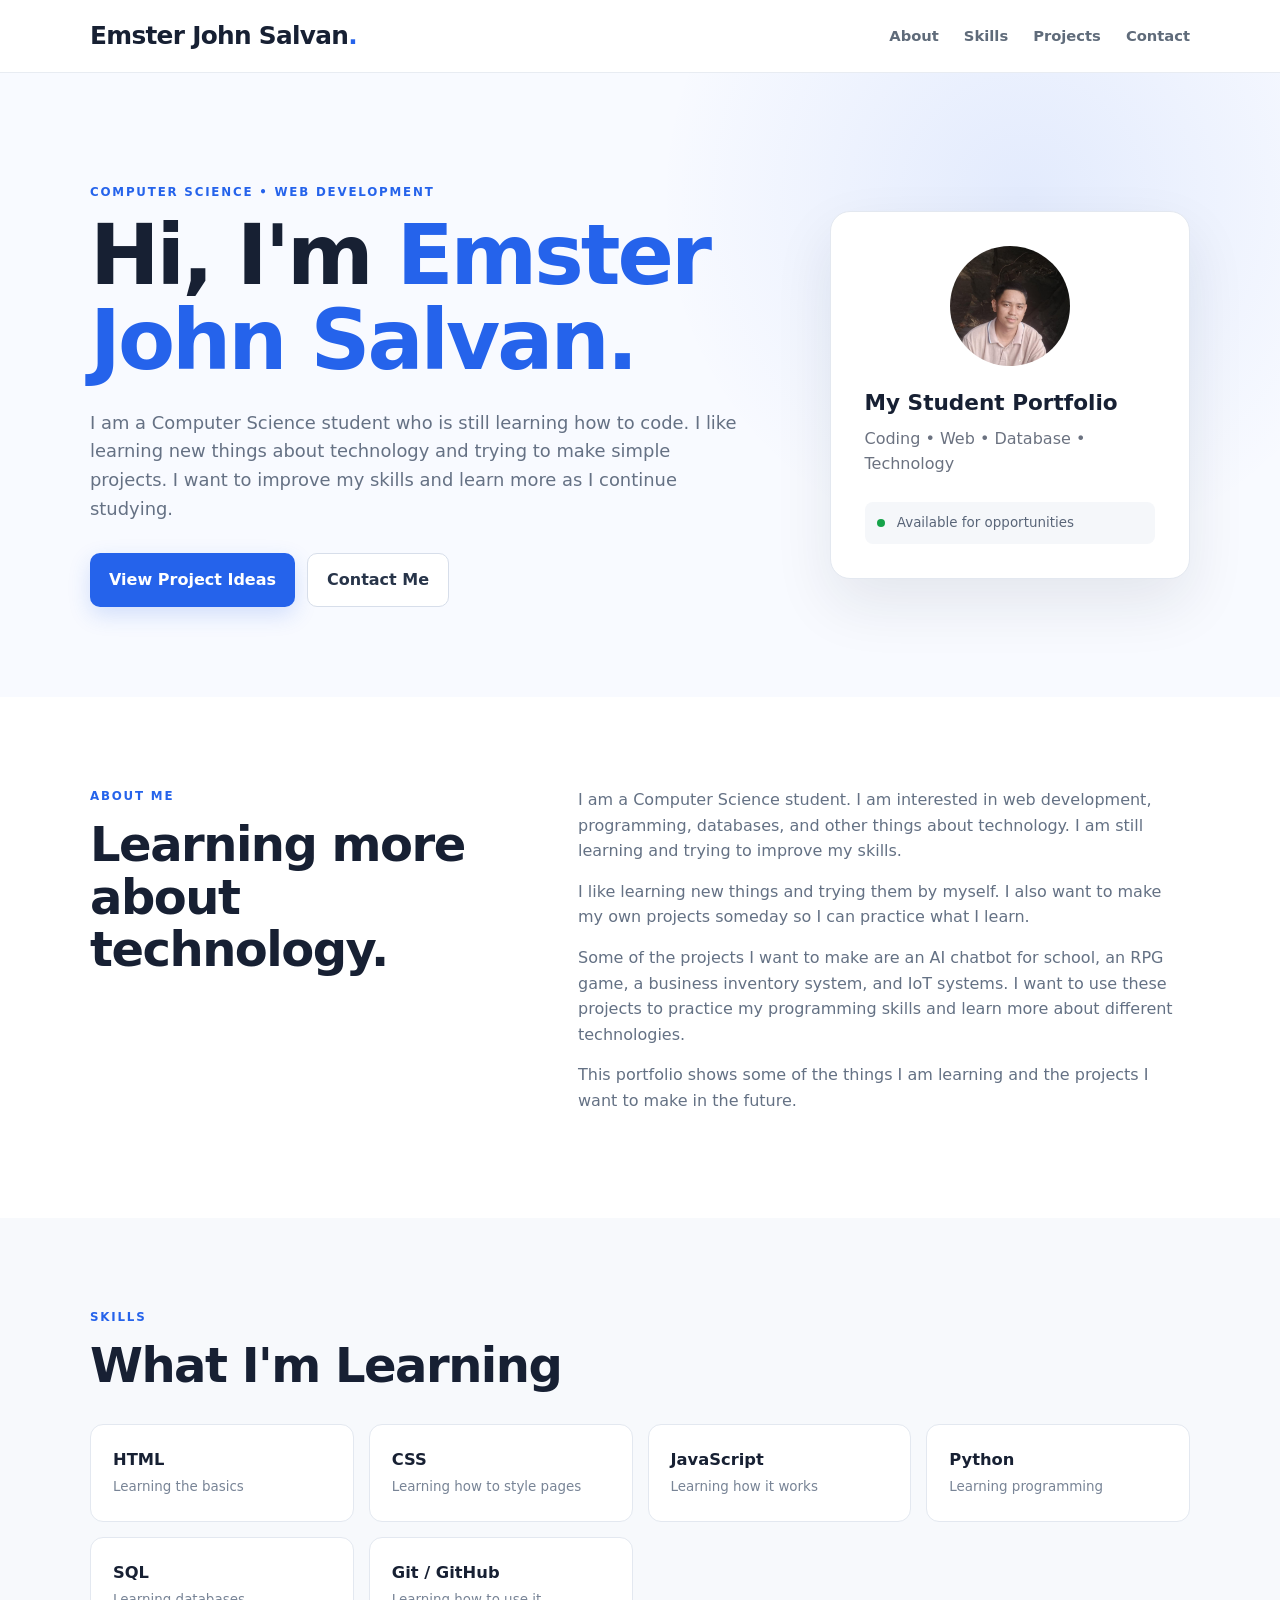
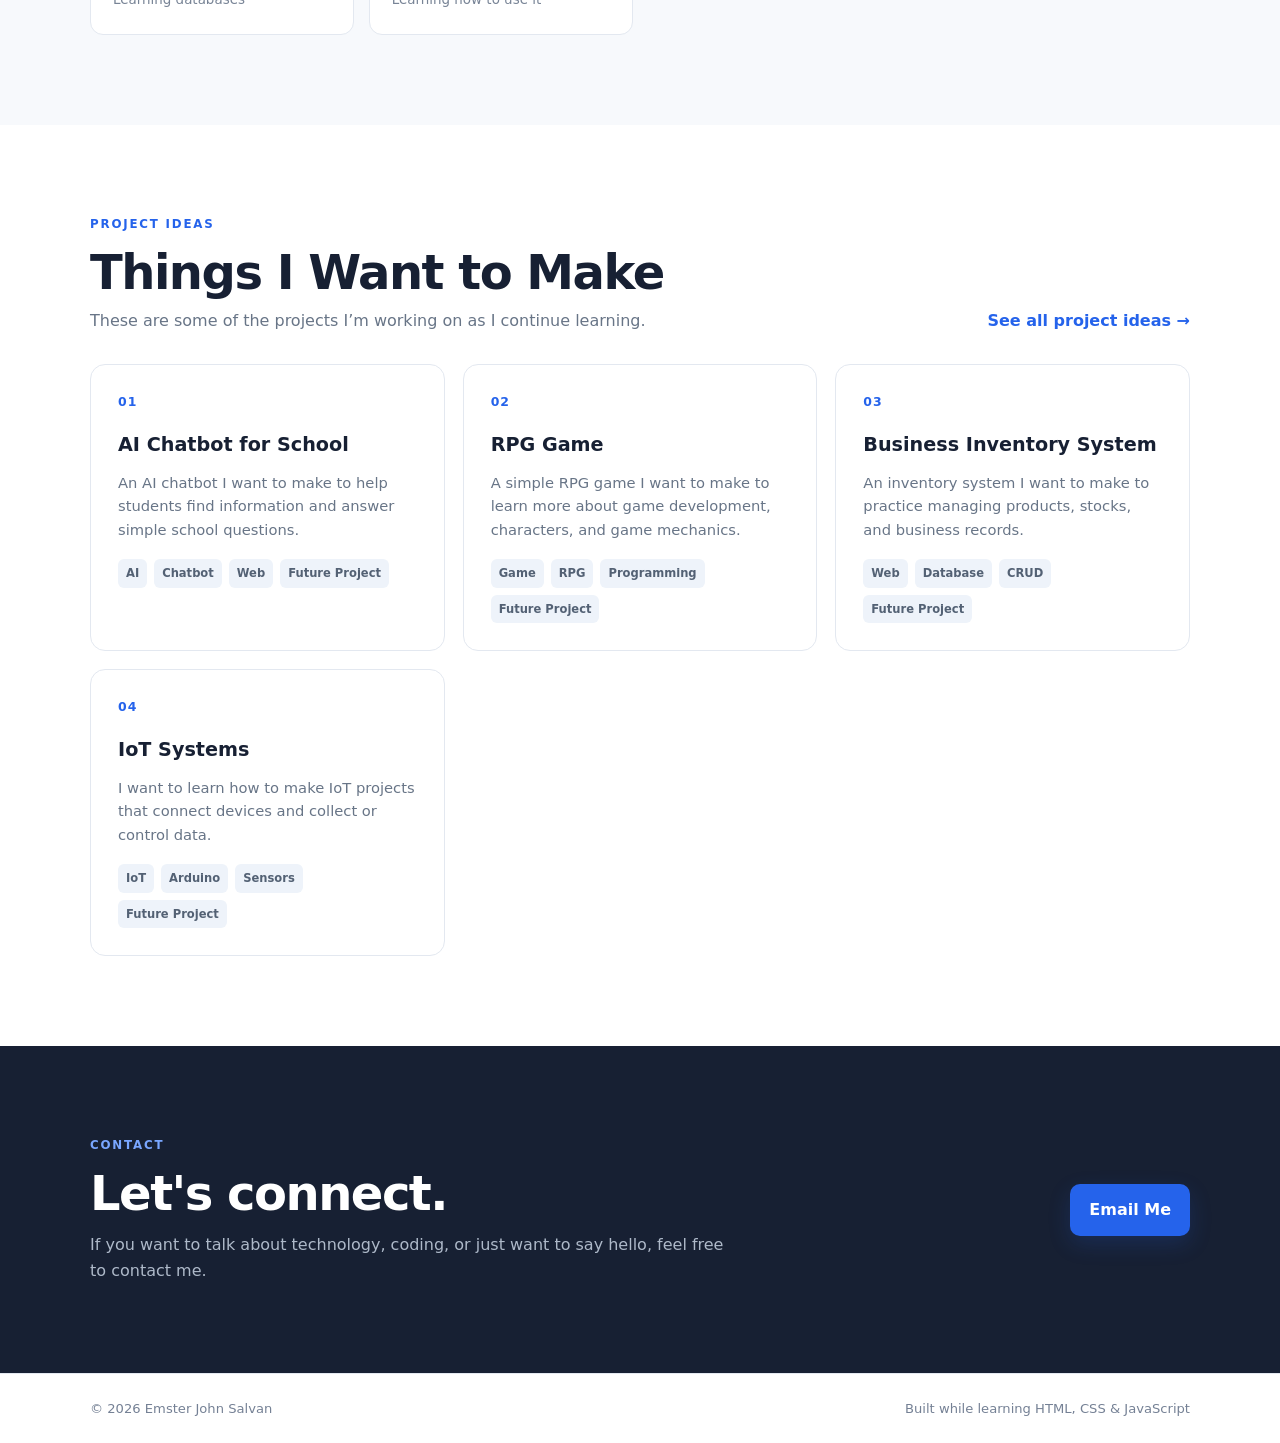
<file: ACTIVITY 2/index.html>
<!DOCTYPE html>

<html lang="en">

<head>

  <meta charset="UTF-8">
  <meta name="viewport" content="width=device-width, initial-scale=1.0">

  <meta
    name="description"
    content="Emster John Salvan — Computer Science student and technology learner."
  >

  <meta name="author" content="Emster John Salvan">

  <title>Emster John Salvan | Student Portfolio</title>

  <link rel="stylesheet" href="style.css">

</head>

<body>

  <!-- ================= HEADER ================= -->

  <header class="site-header">

    <nav class="nav container">

      <a
        class="brand"
        href="index.html"
        aria-label="Emster John Salvan home"
      >
        Emster John Salvan<span>.</span>
      </a>

      <!-- Desktop Navigation -->

      <div class="nav-links" id="navLinks">

        <a href="#about">
          About
        </a>

        <a href="#skills">
          Skills
        </a>

        <a href="#projects">
          Projects
        </a>

        <a href="#contact">
          Contact
        </a>

      </div>

      <!-- Mobile Menu Button -->

      <button
        class="menu-toggle"
        type="button"
        aria-label="Open navigation menu"
        aria-expanded="false"
        aria-controls="navLinks"
      >
        ☰
      </button>

    </nav>

  </header>


  <main>

    <!-- ================= HERO ================= -->

    <section class="hero">

      <div class="container hero-grid">

        <div class="hero-content">

          <p class="eyebrow">
            COMPUTER SCIENCE • WEB DEVELOPMENT
          </p>

          <h1>
            Hi, I'm <span>Emster John Salvan.</span>
          </h1>

          <p class="hero-text">
            I am a Computer Science student who is still learning
            how to code. I like learning new things about technology
            and trying to make simple projects. I want to improve my
            skills and learn more as I continue studying.
          </p>

          <div class="hero-actions">

            <a class="btn primary" href="#projects">
              View Project Ideas
            </a>

            <a class="btn outline" href="#contact">
              Contact Me
            </a>

          </div>

        </div>


        <div class="hero-card">

          <div class="avatar">

            <img
              src="profile.jpg"
              alt="Emster John Salvan"
            >

          </div>

          <h2>
            My Student Portfolio
          </h2>

          <p>
            Coding • Web • Database • Technology
          </p>

          <div class="status">

            <span></span>

            Available for opportunities 

          </div>

        </div>

      </div>

    </section>


    <!-- ================= ABOUT ================= -->

    <section id="about" class="section">

      <div class="container two-col">

        <div>

          <p class="eyebrow">
            ABOUT ME
          </p>

          <h2>
            Learning more about technology.
          </h2>

        </div>


        <div class="about-text">

          <p>
            I am a Computer Science student. I am interested in
            web development, programming, databases, and other
            things about technology. I am still learning and
            trying to improve my skills.
          </p>

          <p>
            I like learning new things and trying them by myself.
            I also want to make my own projects someday so I can
            practice what I learn.
          </p>

          <p>
            Some of the projects I want to make are an AI chatbot
            for school, an RPG game, a business inventory system,
            and IoT systems. I want to use these projects to
            practice my programming skills and learn more about
            different technologies.
          </p>

          <p>
            This portfolio shows some of the things I am learning
            and the projects I want to make in the future.
          </p>

        </div>

      </div>

    </section>


    <!-- ================= SKILLS ================= -->

    <section id="skills" class="section section-muted">

      <div class="container">

        <p class="eyebrow">
          SKILLS
        </p>

        <h2>
          What I'm Learning
        </h2>


        <div class="skill-grid">


          <div class="skill-card">

            <strong>HTML</strong>

            <span>
              Learning the basics
            </span>

          </div>


          <div class="skill-card">

            <strong>CSS</strong>

            <span>
              Learning how to style pages
            </span>

          </div>


          <div class="skill-card">

            <strong>JavaScript</strong>

            <span>
              Learning how it works
            </span>

          </div>


          <div class="skill-card">

            <strong>Python</strong>

            <span>
              Learning programming
            </span>

          </div>


          <div class="skill-card">

            <strong>SQL</strong>

            <span>
              Learning databases
            </span>

          </div>


          <div class="skill-card">

            <strong>Git / GitHub</strong>

            <span>
              Learning how to use it
            </span>

          </div>


        </div>

      </div>

    </section>


    <!-- ================= PROJECTS ================= -->

    <section id="projects" class="section">

      <div class="container">

        <div class="section-head">

          <div>

            <p class="eyebrow">
              PROJECT IDEAS
            </p>

            <h2>
              Things I Want to Make
            </h2>

            <p class="section-intro">
              These are some of the projects I’m working on as I continue learning.
            </p>

          </div>


          <a class="text-link" href="project.html">
            See all project ideas →
          </a>

        </div>


        <div class="project-grid">


          <!-- Project 01 -->

          <article class="project-card">

            <div class="project-number">
              01
            </div>

            <h3>
              AI Chatbot for School
            </h3>

            <p>
              An AI chatbot I want to make to help students
              find information and answer simple school questions.
            </p>

            <div class="tags">

              <span>AI</span>
              <span>Chatbot</span>
              <span>Web</span>
              <span>Future Project</span>

            </div>

          </article>


          <!-- Project 02 -->

          <article class="project-card">

            <div class="project-number">
              02
            </div>

            <h3>
              RPG Game
            </h3>

            <p>
              A simple RPG game I want to make to learn more
              about game development, characters, and game mechanics.
            </p>

            <div class="tags">

              <span>Game</span>
              <span>RPG</span>
              <span>Programming</span>
              <span>Future Project</span>

            </div>

          </article>


          <!-- Project 03 -->

          <article class="project-card">

            <div class="project-number">
              03
            </div>

            <h3>
              Business Inventory System
            </h3>

            <p>
              An inventory system I want to make to practice
              managing products, stocks, and business records.
            </p>

            <div class="tags">

              <span>Web</span>
              <span>Database</span>
              <span>CRUD</span>
              <span>Future Project</span>

            </div>

          </article>


          <!-- Project 04 -->

          <article class="project-card">

            <div class="project-number">
              04
            </div>

            <h3>
              IoT Systems
            </h3>

            <p>
              I want to learn how to make IoT projects that
              connect devices and collect or control data.
            </p>

            <div class="tags">

              <span>IoT</span>
              <span>Arduino</span>
              <span>Sensors</span>
              <span>Future Project</span>

            </div>

          </article>


        </div>

      </div>

    </section>


    <!-- ================= CONTACT ================= -->

    <section id="contact" class="section contact-section">

      <div class="container contact-card">

        <div>

          <p class="eyebrow">
            CONTACT
          </p>

          <h2>
            Let's connect.
          </h2>

          <p>
            If you want to talk about technology, coding,
            or just want to say hello, feel free to contact me.
          </p>

        </div>


        <a
          class="btn primary"
          href="mailto:emsterjohn.salvan@antiquespride.edu.ph"
        >
          Email Me
        </a>

      </div>

    </section>

  </main>


  <!-- ================= FOOTER ================= -->

  <footer class="footer">

    <div class="container footer-inner">

      <span>
        © <span id="year"></span> Emster John Salvan
      </span>

      <span>
        Built while learning HTML, CSS & JavaScript
      </span>

    </div>

  </footer>


  <script src="script.js"></script>

</body>

</html>
</file>
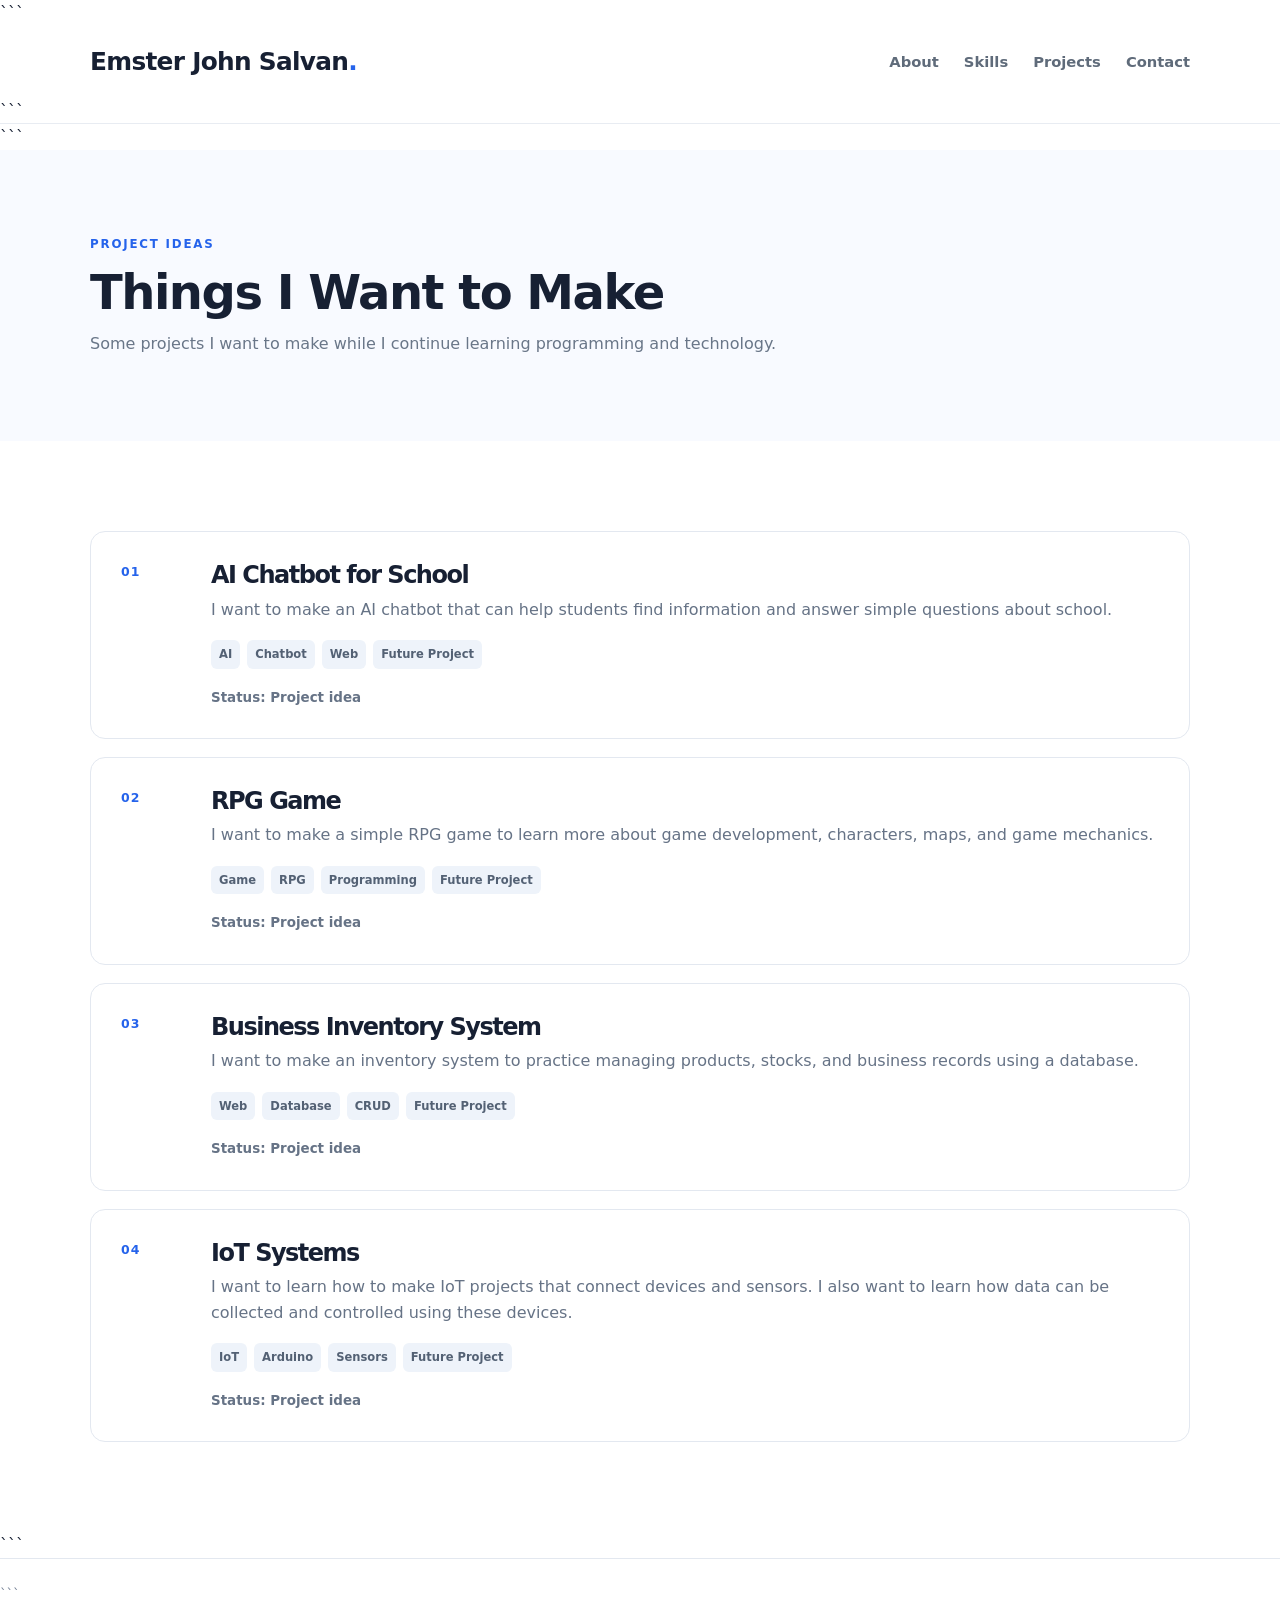
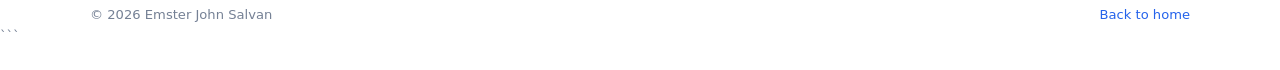
<file: ACTIVITY 2/project.html>
<!DOCTYPE html>

<html lang="en">

<head>

  <meta charset="UTF-8">
  <meta name="viewport" content="width=device-width, initial-scale=1.0">

<meta
name="description"
content="Project ideas and future projects by Emster John Salvan, Computer Science student."

>

  <meta name="author" content="Emster John Salvan">

  <title>Project Ideas | Emster John Salvan</title>

  <link rel="stylesheet" href="style.css">

</head>

<body>

  <!-- ================= HEADER ================= -->

  <header class="site-header">

```
<nav class="nav container">

  <a
    class="brand"
    href="index.html"
    aria-label="Emster John Salvan home"
  >
    Emster John Salvan<span>.</span>
  </a>

  <!-- Desktop Navigation -->

  <div class="nav-links" id="navLinks">

    <a href="index.html#about">
      About
    </a>

    <a href="index.html#skills">
      Skills
    </a>

    <a href="index.html#projects">
      Projects
    </a>

    <a href="index.html#contact">
      Contact
    </a>

  </div>

  <!-- Mobile Menu Button -->

  <button
    class="menu-toggle"
    type="button"
    aria-label="Open navigation menu"
    aria-expanded="false"
    aria-controls="navLinks"
  >
    ☰
  </button>

</nav>
```

  </header>

  <main>

```
<!-- ================= PAGE HERO ================= -->

<section class="page-hero">

  <div class="container">

    <p class="eyebrow">
      PROJECT IDEAS
    </p>

    <h1>
      Things I Want to Make
    </h1>

    <p>
      Some projects I want to make while I continue learning
      programming and technology.
    </p>

  </div>

</section>


<!-- ================= PROJECT LIST ================= -->

<section class="section">

  <div class="container project-list">


    <!-- Project 01 -->

    <article class="project-detail">

      <div class="project-number">
        01
      </div>

      <div>

        <h2>
          AI Chatbot for School
        </h2>

        <p>
          I want to make an AI chatbot that can help students
          find information and answer simple questions about
          school.
        </p>

        <div class="tags">

          <span>AI</span>
          <span>Chatbot</span>
          <span>Web</span>
          <span>Future Project</span>

        </div>

        <p class="project-status">
          Status: Project idea
        </p>

      </div>

    </article>


    <!-- Project 02 -->

    <article class="project-detail">

      <div class="project-number">
        02
      </div>

      <div>

        <h2>
          RPG Game
        </h2>

        <p>
          I want to make a simple RPG game to learn more about
          game development, characters, maps, and game mechanics.
        </p>

        <div class="tags">

          <span>Game</span>
          <span>RPG</span>
          <span>Programming</span>
          <span>Future Project</span>

        </div>

        <p class="project-status">
          Status: Project idea
        </p>

      </div>

    </article>


    <!-- Project 03 -->

    <article class="project-detail">

      <div class="project-number">
        03
      </div>

      <div>

        <h2>
          Business Inventory System
        </h2>

        <p>
          I want to make an inventory system to practice
          managing products, stocks, and business records
          using a database.
        </p>

        <div class="tags">

          <span>Web</span>
          <span>Database</span>
          <span>CRUD</span>
          <span>Future Project</span>

        </div>

        <p class="project-status">
          Status: Project idea
        </p>

      </div>

    </article>


    <!-- Project 04 -->

    <article class="project-detail">

      <div class="project-number">
        04
      </div>

      <div>

        <h2>
          IoT Systems
        </h2>

        <p>
          I want to learn how to make IoT projects that connect
          devices and sensors. I also want to learn how data
          can be collected and controlled using these devices.
        </p>

        <div class="tags">

          <span>IoT</span>
          <span>Arduino</span>
          <span>Sensors</span>
          <span>Future Project</span>

        </div>

        <p class="project-status">
          Status: Project idea
        </p>

      </div>

    </article>


  </div>

</section>
```

  </main>

  <!-- ================= FOOTER ================= -->

  <footer class="footer">

```
<div class="container footer-inner">

  <span>
    © <span id="year"></span> Emster John Salvan
  </span>

  <a href="index.html">
    Back to home
  </a>

</div>
```

  </footer>

  <script src="script.js"></script>

</body>

</html>
</file>
<file: ACTIVITY 2/style.css>
/* =========================================================
RESET
========================================================= */

* {
  margin: 0;
  padding: 0;
  box-sizing: border-box;
}

/* =========================================================
BASE
========================================================= */

html {
  scroll-behavior: smooth;
  scroll-padding-top: 90px;
}

body {
  font-family:
    Inter,
    ui-sans-serif,
    system-ui,
    -apple-system,
    BlinkMacSystemFont,
    "Segoe UI",
    sans-serif;

  color: #172033;
  background: #ffffff;
  line-height: 1.6;
}

a {
  color: inherit;
}

button,
input,
textarea {
  font: inherit;
}

button {
  cursor: pointer;
}

.container {
  width: min(1100px, 92%);
  margin: 0 auto;
}

/* =========================================================
HEADER / NAVIGATION
========================================================= */

.site-header {
  background: rgba(255, 255, 255, 0.94);
  backdrop-filter: blur(12px);
  border-bottom: 1px solid #e8ecf2;
  position: sticky;
  top: 0;
  z-index: 100;
}

.nav {
  min-height: 72px;
  display: flex;
  align-items: center;
  justify-content: space-between;
  gap: 20px;
  position: relative;
}

.brand {
  text-decoration: none;
  font-size: 1.55rem;
  font-weight: 800;
  letter-spacing: -0.7px;
  white-space: nowrap;
}

.brand span {
  color: #2563eb;
}

/* Desktop navigation */

.nav-links {
  display: flex;
  align-items: center;
  gap: 25px;
}

.nav-links a {
  text-decoration: none;
  color: #5f6b7a;
  font-size: 0.92rem;
  font-weight: 600;
  transition: color 0.2s ease;
}

.nav-links a:hover {
  color: #2563eb;
}

/* Mobile menu button */

.menu-toggle {
  display: none;
  border: 0;
  background: transparent;
  color: #172033;
  font-size: 1.6rem;
  line-height: 1;
  padding: 8px;
  border-radius: 8px;
}

.menu-toggle:hover {
  background: #f1f5f9;
}

/* =========================================================
HERO
========================================================= */

.hero {
  padding: 110px 0 90px;
  background:
    radial-gradient(
      circle at 80% 20%,
      rgba(37, 99, 235, 0.10),
      transparent 32%
    ),
    #f8faff;
}

.hero-grid {
  display: grid;
  grid-template-columns: 1.3fr 0.7fr;
  gap: 70px;
  align-items: center;
}

.eyebrow {
  color: #2563eb;
  font-size: 0.74rem;
  font-weight: 800;
  letter-spacing: 1.8px;
  margin-bottom: 12px;
}

.hero h1 {
  font-size: clamp(2.8rem, 7vw, 5.2rem);
  line-height: 1.02;
  letter-spacing: -3px;
  max-width: 800px;
}

.hero h1 span {
  color: #2563eb;
}

.hero-text {
  max-width: 650px;
  color: #657184;
  font-size: 1.12rem;
  margin: 25px 0 30px;
}

/* =========================================================
BUTTONS
========================================================= */

.hero-actions {
  display: flex;
  gap: 12px;
  flex-wrap: wrap;
}

.btn {
  display: inline-flex;
  justify-content: center;
  align-items: center;
  text-decoration: none;
  border: 0;
  border-radius: 10px;
  padding: 13px 19px;
  font-weight: 750;
  cursor: pointer;
  transition:
    transform 0.2s ease,
    background 0.2s ease,
    box-shadow 0.2s ease;
}

.btn:hover {
  transform: translateY(-2px);
}

.primary {
  background: #2563eb;
  color: #ffffff;
  box-shadow:
    0 8px 22px
    rgba(37, 99, 235, 0.18);
}

.primary:hover {
  background: #1d4ed8;
}

.outline {
  border: 1px solid #d7deea;
  background: #ffffff;
  color: #273449;
}

.outline:hover {
  background: #f8fafc;
}

/* =========================================================
HERO CARD
========================================================= */

.hero-card {
  background: #ffffff;
  border: 1px solid #e3e8f0;
  border-radius: 20px;
  padding: 34px;
  box-shadow:
    0 25px 60px
    rgba(20, 32, 55, 0.09);
}

.avatar {
  width: 120px;
  height: 120px;
  border-radius: 50%;
  overflow: hidden;
  margin: 0 auto 20px;
}

.avatar img {
  width: 100%;
  height: 100%;
  object-fit: cover;
  display: block;
}

.hero-card h2 {
  font-size: 1.35rem;
  margin-bottom: 5px;
}

.hero-card p {
  color: #6b7280;
}

.status {
  margin-top: 25px;
  padding: 10px 12px;
  border-radius: 8px;
  background: #f5f7fa;
  color: #596578;
  font-size: 0.84rem;
}

.status span {
  display: inline-block;
  width: 8px;
  height: 8px;
  border-radius: 50%;
  background: #16a34a;
  margin-right: 8px;
}

/* =========================================================
SECTIONS
========================================================= */

.section {
  padding: 90px 0;
}

.section-muted {
  background: #f7f9fc;
}

.section h2,
.page-hero h1 {
  font-size: clamp(2rem, 4vw, 3rem);
  line-height: 1.1;
  letter-spacing: -1.5px;
}

/* Project section introduction */

.section-intro {
  color: #687587;
  margin-top: 10px;
  max-width: 650px;
}

/* =========================================================
ABOUT
========================================================= */

.two-col {
  display: grid;
  grid-template-columns: 0.8fr 1.2fr;
  gap: 80px;
}

.about-text p {
  color: #647184;
  margin-bottom: 15px;
}

/* =========================================================
SKILLS
========================================================= */

.skill-grid {
  display: grid;
  grid-template-columns: repeat(4, 1fr);
  gap: 15px;
  margin-top: 32px;
}

.skill-card {
  padding: 22px;
  background: #ffffff;
  border: 1px solid #e3e8f0;
  border-radius: 13px;
  transition:
    transform 0.2s ease,
    box-shadow 0.2s ease;
}

.skill-card:hover {
  transform: translateY(-3px);
  box-shadow:
    0 12px 25px
    rgba(20, 32, 55, 0.07);
}

.skill-card strong {
  display: block;
  font-size: 1.02rem;
}

.skill-card span {
  color: #788496;
  font-size: 0.84rem;
}

/* =========================================================
PROJECTS
========================================================= */

.section-head {
  display: flex;
  justify-content: space-between;
  align-items: end;
  gap: 25px;
  margin-bottom: 30px;
}

.text-link {
  color: #2563eb;
  text-decoration: none;
  font-weight: 700;
  white-space: nowrap;
}

.text-link:hover {
  text-decoration: underline;
}

.project-grid {
  display: grid;
  grid-template-columns: repeat(3, 1fr);
  gap: 18px;
}

.project-card {
  border: 1px solid #e3e8f0;
  border-radius: 15px;
  padding: 27px;
  background: #ffffff;
  transition:
    transform 0.2s ease,
    box-shadow 0.2s ease;
}

.project-card:hover {
  transform: translateY(-4px);
  box-shadow:
    0 18px 35px
    rgba(20, 32, 55, 0.08);
}

.project-number {
  color: #2563eb;
  font-weight: 800;
  font-size: 0.78rem;
  letter-spacing: 1px;
  margin-bottom: 18px;
}

.project-card h3 {
  font-size: 1.2rem;
  margin-bottom: 10px;
}

.project-card p {
  color: #687587;
  font-size: 0.92rem;
}

/* =========================================================
TAGS
========================================================= */

.tags {
  display: flex;
  flex-wrap: wrap;
  gap: 7px;
  margin-top: 18px;
}

.tags span {
  font-size: 0.72rem;
  padding: 5px 8px;
  background: #eef3fa;
  border-radius: 6px;
  color: #536174;
  font-weight: 700;
}

/* =========================================================
CONTACT
========================================================= */

.contact-section {
  background: #172033;
  color: #ffffff;
}

.contact-card {
  display: flex;
  justify-content: space-between;
  align-items: center;
  gap: 30px;
}

.contact-card p:not(.eyebrow) {
  color: #aeb9c9;
  margin-top: 12px;
  max-width: 650px;
}

.contact-section .eyebrow {
  color: #79a6ff;
}

/* =========================================================
FOOTER
========================================================= */

.footer {
  border-top: 1px solid #e3e8f0;
  padding: 24px 0;
  color: #758195;
  font-size: 0.82rem;
}

.footer-inner {
  display: flex;
  justify-content: space-between;
  gap: 20px;
}

.footer a {
  color: #2563eb;
  text-decoration: none;
}

.footer a:hover {
  text-decoration: underline;
}

/* =========================================================
PROJECTS PAGE
========================================================= */

.page-hero {
  padding: 85px 0;
  background: #f8faff;
}

.page-hero p:last-child {
  color: #697688;
  margin-top: 12px;
}

.project-list {
  display: grid;
  gap: 18px;
}

.project-detail {
  display: grid;
  grid-template-columns: 70px 1fr;
  gap: 20px;
  padding: 30px;
  border: 1px solid #e3e8f0;
  border-radius: 15px;
  background: #ffffff;
}

.project-detail h2 {
  font-size: 1.5rem;
  margin-bottom: 8px;
}

.project-detail p {
  color: #667386;
}

.project-status {
  font-size: 0.84rem;
  margin-top: 18px;
  font-weight: 700;
}

/* =========================================================
FOCUS ACCESSIBILITY
========================================================= */

button:focus-visible,
a:focus-visible {
  outline: 3px solid rgba(37, 99, 235, 0.25);
  outline-offset: 3px;
}

/* =========================================================
TABLET
========================================================= */

@media (max-width: 900px) {

  .hero-grid {
    grid-template-columns: 1fr;
    gap: 45px;
  }

  .hero-card {
    max-width: 600px;
  }

  .two-col {
    grid-template-columns: 1fr;
    gap: 40px;
  }

  .skill-grid {
    grid-template-columns: repeat(2, 1fr);
  }

  .project-grid {
    grid-template-columns: repeat(2, 1fr);
  }

}

/* =========================================================
MOBILE NAVIGATION
========================================================= */

@media (max-width: 800px) {

  .nav {
    min-height: 68px;
  }

  .menu-toggle {
    display: block;
  }

  .nav-links {
    display: none;
    position: absolute;
    top: 68px;
    left: 0;
    right: 0;
    flex-direction: column;
    align-items: stretch;
    gap: 0;
    background: #ffffff;
    border-bottom: 1px solid #e5e7eb;
    box-shadow:
      0 12px 25px
      rgba(15, 23, 42, 0.08);
    padding: 10px 4%;
  }

  .nav-links.open {
    display: flex;
  }

  .nav-links a {
    padding: 14px 0;
    border-bottom: 1px solid #f1f5f9;
  }

  .nav-links a:last-child {
    border-bottom: 0;
  }

  .contact-card {
    flex-direction: column;
    align-items: flex-start;
  }

  .section-head {
    align-items: flex-start;
    flex-direction: column;
  }

}

/* =========================================================
SMALL TABLETS / LARGE PHONES
========================================================= */

@media (max-width: 650px) {

  .hero {
    padding: 80px 0 65px;
  }

  .hero h1 {
    letter-spacing: -2px;
  }

  .hero-card {
    padding: 28px;
  }

  .section {
    padding: 70px 0;
  }

  .project-grid {
    grid-template-columns: 1fr;
  }

  .project-detail {
    grid-template-columns: 1fr;
    gap: 5px;
  }

}

/* =========================================================
SMALL PHONES
========================================================= */

@media (max-width: 520px) {

  .container {
    width: min(92%, 1100px);
  }

  .hero {
    padding: 70px 0 55px;
  }

  .hero h1 {
    font-size: clamp(2.5rem, 13vw, 3.5rem);
    letter-spacing: -2px;
  }

  .hero-text {
    font-size: 1rem;
  }

  .hero-actions {
    flex-direction: column;
    align-items: stretch;
  }

  .btn {
    width: 100%;
  }

  .skill-grid {
    grid-template-columns: 1fr;
  }

  .section {
    padding: 60px 0;
  }

  .section h2,
  .page-hero h1 {
    font-size: 2rem;
  }

  .project-card {
    padding: 23px;
  }

  .project-detail {
    padding: 23px;
  }

  .footer-inner {
    flex-direction: column;
    align-items: flex-start;
  }

  .page-hero {
    padding: 65px 0;
  }

}

/* =========================================================
VERY SMALL PHONES
========================================================= */

@media (max-width: 360px) {

  .brand {
    font-size: 1.35rem;
  }

  .hero h1 {
    font-size: 2.35rem;
  }

  .hero-card {
    padding: 23px;
  }

  .avatar {
    width: 75px;
    height: 75px;
  }

}
</file>
